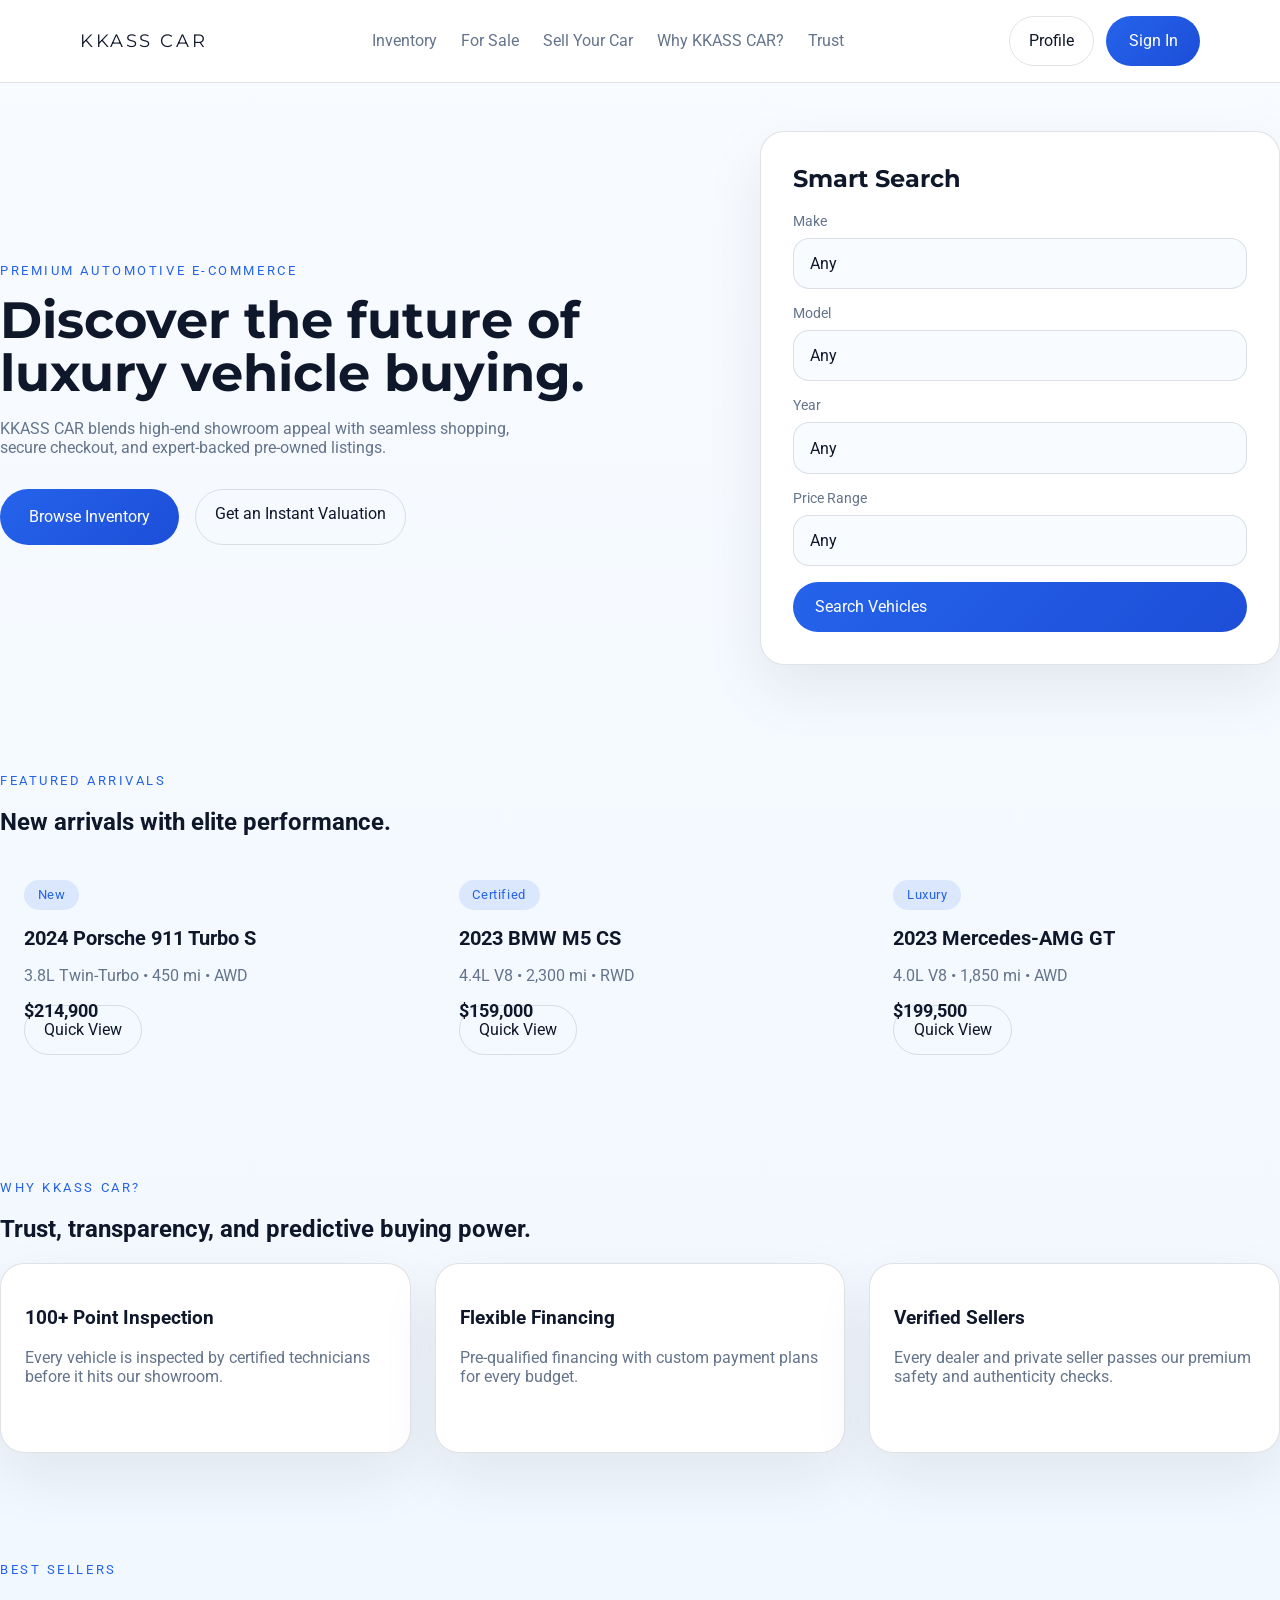
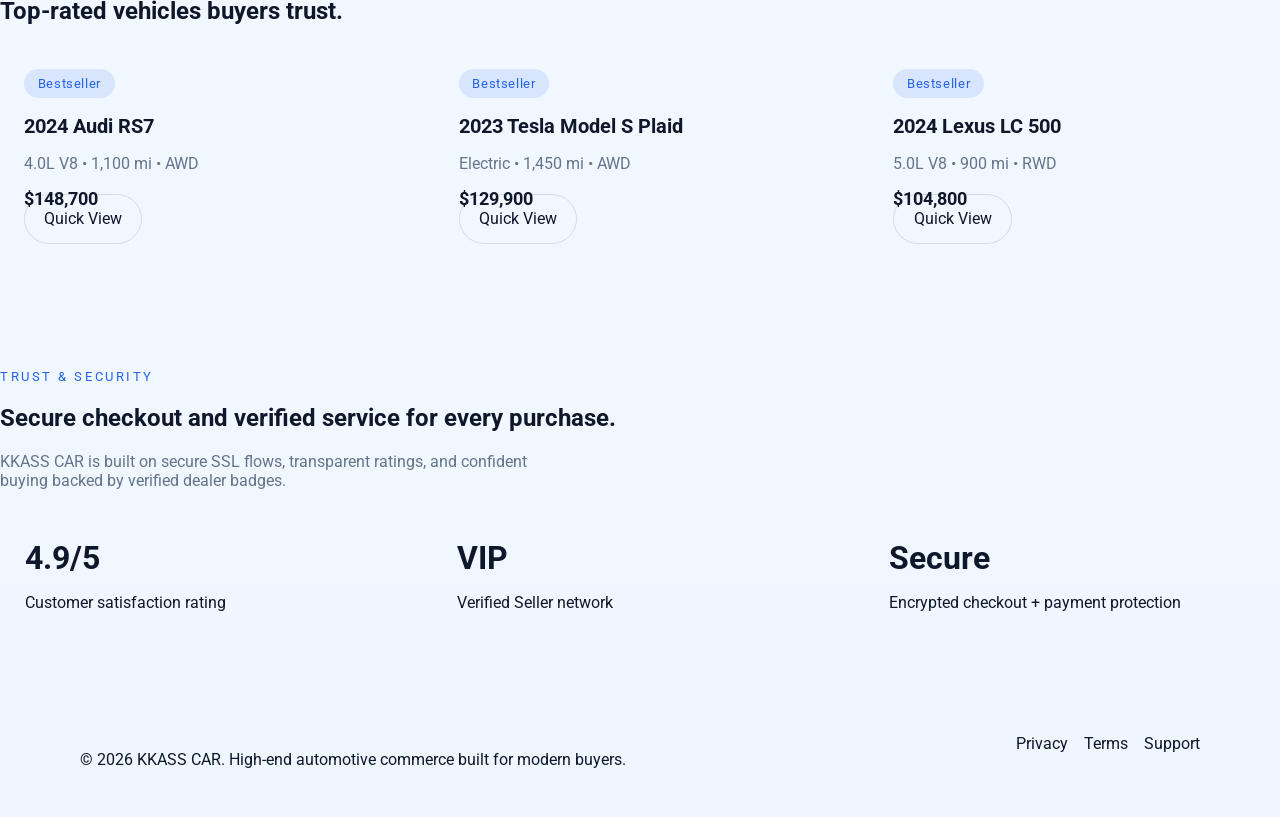
<file: index.html>
<!DOCTYPE html>
<html lang="en">
<head>
  <meta charset="UTF-8" />
  <meta name="viewport" content="width=device-width, initial-scale=1.0" />
  <title>KKASS CAR | Luxury Automotive Marketplace</title>
  <link rel="stylesheet" href="styles.css" />
  <link rel="preconnect" href="https://fonts.googleapis.com" />
  <link rel="preconnect" href="https://fonts.gstatic.com" crossorigin />
  <link href="https://fonts.googleapis.com/css2?family=Montserrat:wght@500;600;700;800&family=Roboto:wght@400;500;600&display=swap" rel="stylesheet" />
</head>
<body>
  <header class="site-header sticky">
    <div class="container header-inner">
      <a class="brand" href="index.html">KKASS CAR</a>
      <nav class="site-nav">
        <a href="inventory.html">Inventory</a>
        <a href="for-sale.html">For Sale</a>
        <a href="sell.html">Sell Your Car</a>
        <a href="#why">Why KKASS CAR?</a>
        <a href="#trust">Trust</a>
      </nav>
      <div class="header-actions">
        <button class="icon-btn">Profile</button>
        <button class="cta-btn">Sign In</button>
      </div>
      <button class="mobile-menu-toggle" aria-label="Toggle navigation">☰</button>
    </div>
  </header>

  <main>
    <section class="hero split-grid">
      <div class="hero-copy">
        <p class="eyebrow">Premium Automotive E-commerce</p>
        <h1>Discover the future of luxury vehicle buying.</h1>
        <p class="intro">KKASS CAR blends high-end showroom appeal with seamless shopping, secure checkout, and expert-backed pre-owned listings.</p>
        <div class="hero-cta-group">
          <a class="cta-btn large" href="inventory.html">Browse Inventory</a>
          <a class="secondary-btn" href="sell.html">Get an Instant Valuation</a>
        </div>
      </div>
      <div class="hero-search-card">
        <h2>Smart Search</h2>
        <form class="search-form">
          <div class="field-row">
            <label for="make">Make</label>
            <select id="make"><option>Any</option><option>Mercedes</option><option>BMW</option><option>Porsche</option></select>
          </div>
          <div class="field-row">
            <label for="model">Model</label>
            <select id="model"><option>Any</option><option>GT</option><option>4 Series</option><option>Cayenne</option></select>
          </div>
          <div class="field-row">
            <label for="year">Year</label>
            <select id="year"><option>Any</option><option>2024</option><option>2023</option><option>2022</option></select>
          </div>
          <div class="field-row">
            <label for="price">Price Range</label>
            <select id="price"><option>Any</option><option>$50k - $80k</option><option>$80k - $120k</option><option>$120k+</option></select>
          </div>
          <button class="cta-btn">Search Vehicles</button>
        </form>
      </div>
    </section>

    <section class="section featured">
      <div class="section-head">
        <p class="eyebrow">Featured Arrivals</p>
        <h2>New arrivals with elite performance.</h2>
      </div>
      <div class="card-row scrollable-cards">
        <article class="vehicle-card">
          <div class="vehicle-badge">New</div>
          <h3>2024 Porsche 911 Turbo S</h3>
          <p>3.8L Twin-Turbo • 450 mi • AWD</p>
          <strong>$214,900</strong>
          <a class="link-btn" href="vehicle.html">Quick View</a>
        </article>
        <article class="vehicle-card">
          <div class="vehicle-badge">Certified</div>
          <h3>2023 BMW M5 CS</h3>
          <p>4.4L V8 • 2,300 mi • RWD</p>
          <strong>$159,000</strong>
          <a class="link-btn" href="vehicle.html">Quick View</a>
        </article>
        <article class="vehicle-card">
          <div class="vehicle-badge">Luxury</div>
          <h3>2023 Mercedes-AMG GT</h3>
          <p>4.0L V8 • 1,850 mi • AWD</p>
          <strong>$199,500</strong>
          <a class="link-btn" href="vehicle.html">Quick View</a>
        </article>
      </div>
    </section>

    <section class="section why-section" id="why">
      <div class="section-head">
        <p class="eyebrow">Why KKASS CAR?</p>
        <h2>Trust, transparency, and predictive buying power.</h2>
      </div>
      <div class="grid cards-grid">
        <article class="info-card">
          <h3>100+ Point Inspection</h3>
          <p>Every vehicle is inspected by certified technicians before it hits our showroom.</p>
        </article>
        <article class="info-card">
          <h3>Flexible Financing</h3>
          <p>Pre-qualified financing with custom payment plans for every budget.</p>
        </article>
        <article class="info-card">
          <h3>Verified Sellers</h3>
          <p>Every dealer and private seller passes our premium safety and authenticity checks.</p>
        </article>
      </div>
    </section>

    <section class="section trending">
      <div class="section-head">
        <p class="eyebrow">Best Sellers</p>
        <h2>Top-rated vehicles buyers trust.</h2>
      </div>
      <div class="card-row scrollable-cards">
        <article class="vehicle-card soft">
          <div class="vehicle-badge">Bestseller</div>
          <h3>2024 Audi RS7</h3>
          <p>4.0L V8 • 1,100 mi • AWD</p>
          <strong>$148,700</strong>
          <a class="link-btn" href="vehicle.html">Quick View</a>
        </article>
        <article class="vehicle-card soft">
          <div class="vehicle-badge">Bestseller</div>
          <h3>2023 Tesla Model S Plaid</h3>
          <p>Electric • 1,450 mi • AWD</p>
          <strong>$129,900</strong>
          <a class="link-btn" href="vehicle.html">Quick View</a>
        </article>
        <article class="vehicle-card soft">
          <div class="vehicle-badge">Bestseller</div>
          <h3>2024 Lexus LC 500</h3>
          <p>5.0L V8 • 900 mi • RWD</p>
          <strong>$104,800</strong>
          <a class="link-btn" href="vehicle.html">Quick View</a>
        </article>
      </div>
    </section>

    <section class="section trust-section" id="trust">
      <div class="trust-grid">
        <div>
          <p class="eyebrow">Trust & Security</p>
          <h2>Secure checkout and verified service for every purchase.</h2>
          <p class="intro">KKASS CAR is built on secure SSL flows, transparent ratings, and confident buying backed by verified dealer badges.</p>
        </div>
        <div class="trust-cards">
          <div class="badge-card">
            <strong>4.9/5</strong>
            <p>Customer satisfaction rating</p>
          </div>
          <div class="badge-card">
            <strong>VIP</strong>
            <p>Verified Seller network</p>
          </div>
          <div class="badge-card">
            <strong>Secure</strong>
            <p>Encrypted checkout + payment protection</p>
          </div>
        </div>
      </div>
    </section>
  </main>

  <footer class="site-footer">
    <div class="container footer-inner">
      <p>© 2026 KKASS CAR. High-end automotive commerce built for modern buyers.</p>
      <nav class="footer-nav">
        <a href="#">Privacy</a>
        <a href="#">Terms</a>
        <a href="#">Support</a>
      </nav>
    </div>
  </footer>

  <script src="script.js"></script>
</body>
</html>
</file>
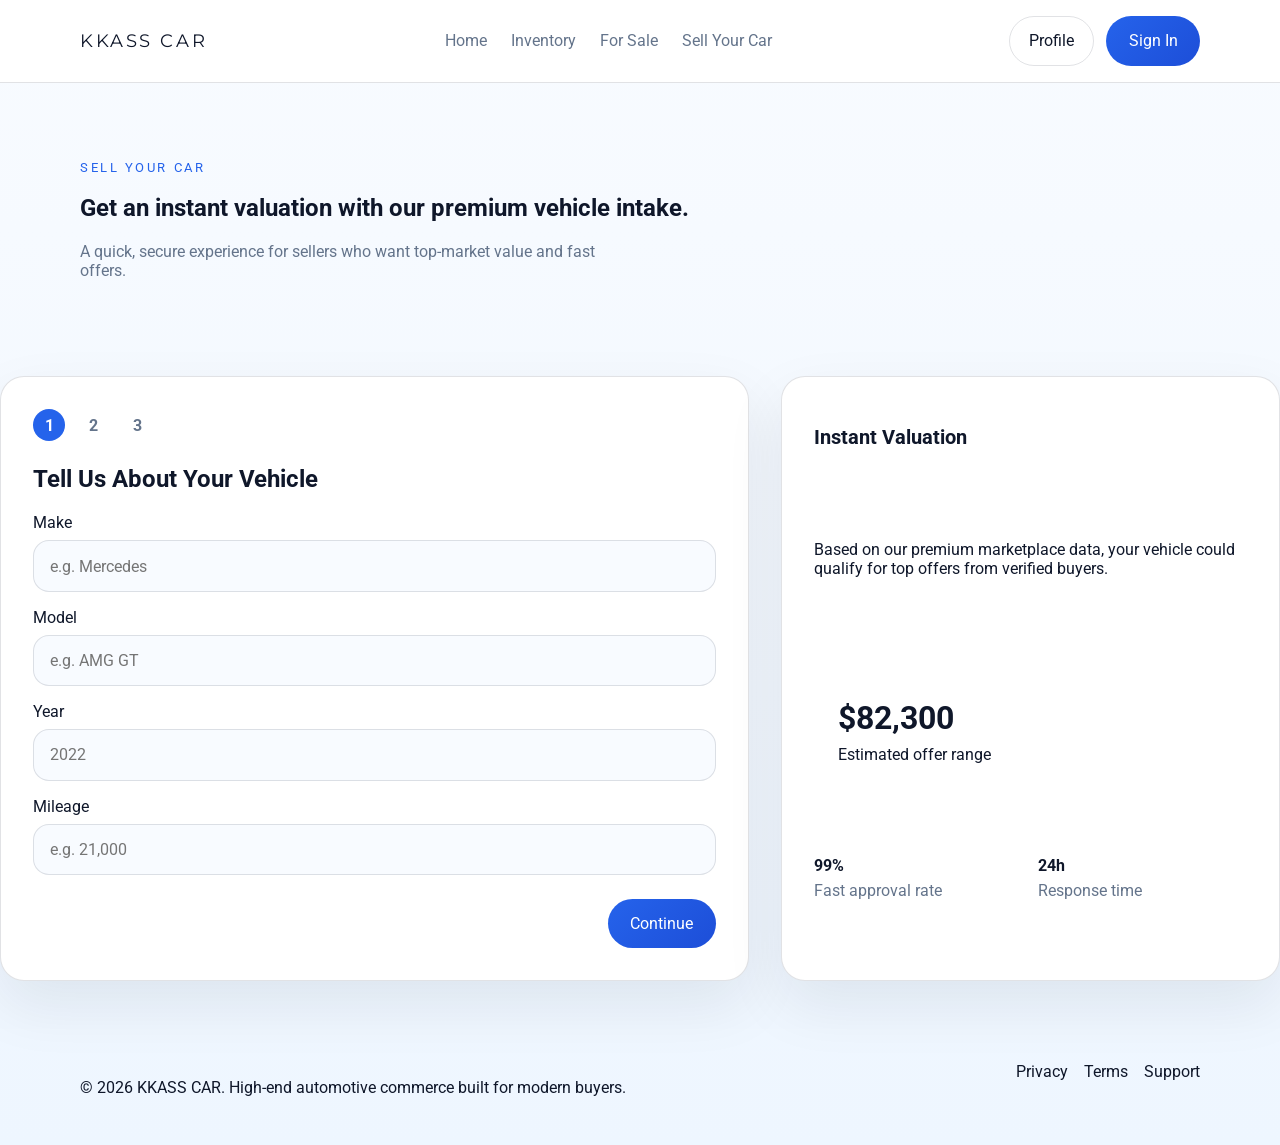
<file: sell.html>
<!DOCTYPE html>
<html lang="en">
<head>
  <meta charset="UTF-8" />
  <meta name="viewport" content="width=device-width, initial-scale=1.0" />
  <title>Sell Your Car | KKASS CAR</title>
  <link rel="stylesheet" href="styles.css" />
  <link rel="preconnect" href="https://fonts.googleapis.com" />
  <link rel="preconnect" href="https://fonts.gstatic.com" crossorigin />
  <link href="https://fonts.googleapis.com/css2?family=Montserrat:wght@500;600;700;800&family=Roboto:wght@400;500;600&display=swap" rel="stylesheet" />
</head>
<body>
  <header class="site-header sticky">
    <div class="container header-inner">
      <a class="brand" href="index.html">KKASS CAR</a>
      <nav class="site-nav">
        <a href="index.html">Home</a>
        <a href="inventory.html">Inventory</a>
        <a href="for-sale.html">For Sale</a>
        <a href="#sell-form">Sell Your Car</a>
      </nav>
      <div class="header-actions">
        <button class="icon-btn">Profile</button>
        <button class="cta-btn">Sign In</button>
      </div>
      <button class="mobile-menu-toggle" aria-label="Toggle navigation">☰</button>
    </div>
  </header>

  <main>
    <section class="section page-hero">
      <div class="container">
        <p class="eyebrow">Sell Your Car</p>
        <h1>Get an instant valuation with our premium vehicle intake.</h1>
        <p class="intro">A quick, secure experience for sellers who want top-market value and fast offers.</p>
      </div>
    </section>

    <section class="section sell-layout" id="sell-form">
      <div class="sell-flow-card card">
        <div class="progress-bar">
          <span class="step active">1</span>
          <span class="step">2</span>
          <span class="step">3</span>
        </div>
        <h2>Tell Us About Your Vehicle</h2>
        <form id="sellForm">
          <div class="form-step active" data-step="1">
            <div class="form-group">
              <label for="sellMake">Make</label>
              <input id="sellMake" type="text" placeholder="e.g. Mercedes" required />
            </div>
            <div class="form-group">
              <label for="sellModel">Model</label>
              <input id="sellModel" type="text" placeholder="e.g. AMG GT" required />
            </div>
            <div class="form-group">
              <label for="sellYear">Year</label>
              <input id="sellYear" type="number" placeholder="2022" required />
            </div>
            <div class="form-group">
              <label for="sellMileage">Mileage</label>
              <input id="sellMileage" type="number" placeholder="e.g. 21,000" required />
            </div>
          </div>

          <div class="form-step" data-step="2">
            <div class="form-group">
              <label for="sellCondition">Condition</label>
              <select id="sellCondition"><option>Excellent</option><option>Good</option><option>Fair</option></select>
            </div>
            <div class="form-group">
              <label for="sellTransmission">Transmission</label>
              <select id="sellTransmission"><option>Automatic</option><option>Manual</option></select>
            </div>
            <div class="form-group">
              <label for="sellFuel">Fuel Type</label>
              <select id="sellFuel"><option>Gasoline</option><option>Electric</option><option>Hybrid</option></select>
            </div>
            <div class="form-group">
              <label for="sellPhotos">Upload Photos</label>
              <input id="sellPhotos" type="file" accept="image/*" multiple />
            </div>
          </div>

          <div class="form-step" data-step="3">
            <div class="form-group">
              <label for="sellerName">Full Name</label>
              <input id="sellerName" type="text" placeholder="Your name" required />
            </div>
            <div class="form-group">
              <label for="sellerEmail">Email</label>
              <input id="sellerEmail" type="email" placeholder="you@example.com" required />
            </div>
            <div class="form-group">
              <label for="sellerPhone">Phone</label>
              <input id="sellerPhone" type="tel" placeholder="(555) 123-4567" required />
            </div>
            <div class="form-group">
              <label for="sellerNotes">Additional Notes</label>
              <textarea id="sellerNotes" rows="4" placeholder="Optional details about your vehicle"></textarea>
            </div>
          </div>

          <div class="form-actions">
            <button type="button" class="secondary-btn" id="prevStep">Back</button>
            <button type="button" class="cta-btn" id="nextStep">Continue</button>
          </div>
        </form>
      </div>

      <aside class="sell-summary card">
        <h2>Instant Valuation</h2>
        <p>Based on our premium marketplace data, your vehicle could qualify for top offers from verified buyers.</p>
        <div class="valuation-metric">
          <strong>$82,300</strong>
          <span>Estimated offer range</span>
        </div>
        <div class="valuation-support">
          <div><strong>99%</strong><span>Fast approval rate</span></div>
          <div><strong>24h</strong><span>Response time</span></div>
        </div>
      </aside>
    </section>
  </main>

  <footer class="site-footer">
    <div class="container footer-inner">
      <p>© 2026 KKASS CAR. High-end automotive commerce built for modern buyers.</p>
      <nav class="footer-nav">
        <a href="#">Privacy</a>
        <a href="#">Terms</a>
        <a href="#">Support</a>
      </nav>
    </div>
  </footer>

  <script src="script.js"></script>
</body>
</html>
</file>
<file: styles.css>
:root {
  color-scheme: light;
  --bg: #f8fbff;
  --surface: #ffffff;
  --surface-alt: #eef6ff;
  --text: #0f172a;
  --muted: #64748b;
  --accent: #2563eb;
  --accent-dark: #1d4ed8;
  --danger: #ef4444;
  --border: rgba(15,23,42,0.12);
  --shadow: 0 24px 60px rgba(15,23,42,0.08);
}

* {
  box-sizing: border-box;
}

html, body {
  margin: 0;
  min-height: 100%;
  font-family: 'Roboto', sans-serif;
  color: var(--text);
  background: linear-gradient(180deg, #f8fbff 0%, #eef6ff 100%);
}

img {
  max-width: 100%;
  display: block;
}

a { color: inherit; text-decoration: none; }

button, input, select, textarea {
  font: inherit;
}

.container {
  width: min(1120px, calc(100% - 2rem));
  margin: 0 auto;
}

.site-header {
  width: 100%;
  background: rgba(255,255,255,0.95);
  border-bottom: 1px solid var(--border);
  position: relative;
  z-index: 20;
}

.sticky {
  position: sticky;
  top: 0;
}

.header-inner {
  display: flex;
  align-items: center;
  justify-content: space-between;
  gap: 1rem;
  padding: 1rem 0;
}

.brand {
  font-family: 'Montserrat', sans-serif;
  font-size: 1.15rem;
  letter-spacing: 0.14em;
  text-transform: uppercase;
  color: var(--text);
}

.site-nav {
  display: flex;
  align-items: center;
  gap: 1.5rem;
}

.site-nav a {
  color: var(--muted);
  transition: color 0.2s ease;
}

.site-nav a:hover {
  color: var(--text);
}

.header-actions {
  display: flex;
  gap: 0.75rem;
  align-items: center;
}

.icon-btn, .secondary-btn, .link-btn {
  border: 1px solid var(--border);
  background: transparent;
  color: var(--text);
  padding: 0.9rem 1.2rem;
  border-radius: 999px;
  cursor: pointer;
  transition: transform 0.2s ease, background 0.2s ease;
}

.icon-btn:hover, .secondary-btn:hover, .link-btn:hover {
  transform: translateY(-1px);
  background: rgba(37,99,235,0.08);
}

.cta-btn {
  display: inline-flex;
  align-items: center;
  gap: 0.5rem;
  padding: 0.95rem 1.4rem;
  border-radius: 999px;
  background: linear-gradient(135deg, var(--accent), var(--accent-dark));
  border: none;
  color: #fff;
  cursor: pointer;
  transition: filter 0.2s ease, transform 0.2s ease;
}

.cta-btn:hover {
  filter: brightness(1.05);
  transform: translateY(-1px);
}

.cta-btn.large {
  padding: 1.15rem 1.8rem;
}

.mobile-menu-toggle {
  display: none;
  border: none;
  background: transparent;
  color: var(--text);
  font-size: 1.4rem;
}

.hero, .section {
  padding: 3rem 0;
}

.split-grid {
  display: grid;
  gap: 2rem;
  grid-template-columns: 1.4fr 1fr;
  align-items: center;
}

.hero-copy h1 {
  font-family: 'Montserrat', sans-serif;
  font-size: clamp(2.75rem, 4vw, 4.25rem);
  line-height: 1.02;
  margin: 0;
}

.hero-copy .intro,
.section .intro {
  margin: 1.25rem 0 0;
  max-width: 34rem;
  color: var(--muted);
}

.eyebrow {
  text-transform: uppercase;
  letter-spacing: 0.2em;
  color: var(--accent);
  font-size: 0.8rem;
  margin-bottom: 1rem;
}

.hero-cta-group {
  display: flex;
  flex-wrap: wrap;
  gap: 1rem;
  margin-top: 2rem;
}

.hero-search-card, .card, .info-card, .inventory-card, .vehicle-viewer, .payment-card, .sell-flow-card, .sell-summary, .booking-card, .vehicle-info-card {
  background: var(--surface);
  border: 1px solid var(--border);
  box-shadow: var(--shadow);
  border-radius: 1.5rem;
}

.hero-search-card {
  padding: 2rem;
}

.hero-search-card h2,
.card-head h2,
.detail-grid h2 {
  margin-top: 0;
  font-family: 'Montserrat', sans-serif;
}

.search-form {
  display: grid;
  gap: 1rem;
  margin-top: 1rem;
}

.field-row {
  display: grid;
  gap: 0.5rem;
}

.field-row label {
  color: var(--muted);
  font-size: 0.9rem;
}

.field-row input,
.field-row select,
.calc-field input,
.sell-flow-card input,
.sell-flow-card select,
.sell-flow-card textarea {
  width: 100%;
  padding: 0.95rem 1rem;
  background: #f8fbff;
  color: var(--text);
  border: 1px solid var(--border);
  border-radius: 1rem;
}

.field-row select,
.sell-flow-card select {
  appearance: none;
}

.scrollable-cards {
  display: grid;
  grid-auto-flow: column;
  grid-auto-columns: minmax(260px, 1fr);
  gap: 1.5rem;
  overflow-x: auto;
  padding-bottom: 0.5rem;
}

.scrollable-cards::-webkit-scrollbar {
  height: 8px;
}

.scrollable-cards::-webkit-scrollbar-thumb {
  background: rgba(255,255,255,0.14);
  border-radius: 999px;
}

.vehicle-card, .info-card, .badge-card, .inventory-card, .sell-summary, .booking-card, .payment-card, .vehicle-viewer, .sell-flow-card, .vehicle-info-card {
  padding: 1.5rem;
}

.vehicle-card {
  min-width: 260px;
}

.vehicle-card h3,
.inventory-card h3,
.sell-summary h2,
.booking-card h2 {
  margin: 1rem 0 0.4rem;
  font-size: 1.25rem;
}

.vehicle-card p,
.inventory-card p,
.info-card p,
.trust-card p,
.detail-meta span,
.valuation-support span,
.booking-stats span {
  color: var(--muted);
}

.vehicle-card strong,
.inventory-card strong,
.valuation-metric strong,
.detail-meta strong {
  display: block;
  margin-top: 0.75rem;
  font-size: 1.1rem;
}

.vehicle-badge {
  display: inline-flex;
  padding: 0.45rem 0.85rem;
  border-radius: 999px;
  background: rgba(37,99,235,0.12);
  color: var(--accent);
  font-size: 0.8rem;
  letter-spacing: 0.05em;
}

.cards-grid {
  display: grid;
  gap: 1.5rem;
}

.info-card {
  min-height: 190px;
}

.why-section .cards-grid {
  grid-template-columns: repeat(3, minmax(0, 1fr));
}

.trust-grid {
  display: grid;
  gap: 1.5rem;
}

.trust-cards {
  display: grid;
  gap: 1rem;
  grid-template-columns: repeat(3, minmax(0, 1fr));
}

.badge-card {
  padding: 1.5rem;
  border: 1px solid rgba(255,255,255,0.08);
  border-radius: 1.25rem;
}

.badge-card strong {
  font-size: 2rem;
  display: block;
  margin-bottom: 0.5rem;
}

.page-hero {
  padding-top: 4rem;
  padding-bottom: 3rem;
}

.hero-detail-grid,
.detail-grid {
  display: grid;
  gap: 2rem;
  grid-template-columns: 2fr 1fr;
}

.car-detail-summary {
  display: grid;
  gap: 1.5rem;
}

.spec-badges {
  display: flex;
  flex-wrap: wrap;
  gap: 0.75rem;
}

.spec-badges span,
.detail-meta div,
.valuation-support div,
.booking-stats div {
  display: inline-flex;
  flex-direction: column;
  gap: 0.35rem;
  color: var(--text);
}

.spec-badges span {
  padding: 0.65rem 1rem;
  border-radius: 999px;
  background: rgba(39,184,255,0.12);
  color: var(--accent);
  font-size: 0.9rem;
}

.detail-meta {
  display: grid;
  grid-template-columns: repeat(3, minmax(0, 1fr));
  gap: 1rem;
}

.detail-meta div {
  background: rgba(255,255,255,0.04);
  padding: 1rem;
  border-radius: 1rem;
}

.vehicle-viewer {
  display: grid;
  gap: 1rem;
}

.viewer-topbar {
  display: flex;
  justify-content: space-between;
  align-items: center;
}

.viewer-frame {
  min-height: 320px;
  overflow: hidden;
  border-radius: 1.5rem;
}

.viewer-frame img {
  width: 100%;
  height: 100%;
  object-fit: cover;
}

.viewer-controls {
  display: flex;
  gap: 0.75rem;
  flex-wrap: wrap;
}

.detail-aside .card {
  display: grid;
  gap: 1rem;
}

.payment-card {
  padding-bottom: 1.5rem;
}

.calc-field {
  display: grid;
  gap: 0.5rem;
}

.payment-result {
  margin-top: 1rem;
  font-size: 1rem;
}

.sticky-book {
  width: 100%;
  justify-content: center;
  text-align: center;
}

.booking-card {
  padding: 2rem;
  margin-top: 2rem;
}

.booking-detail {
  display: grid;
  gap: 1.5rem;
}

.booking-stats {
  display: grid;
  grid-template-columns: repeat(3, minmax(0, 1fr));
  gap: 1rem;
}

.booking-stats div {
  padding: 1rem;
  background: rgba(255,255,255,0.05);
  border-radius: 1rem;
}

.inventory-layout {
  display: grid;
  grid-template-columns: 320px 1fr;
  gap: 2rem;
}

.filter-panel {
  display: grid;
  gap: 1rem;
  padding: 1.5rem;
}

.panel-head h2 {
  margin: 0 0 0.35rem;
}

.filter-group {
  display: grid;
  gap: 0.5rem;
}

.range-group span {
  color: var(--muted);
}

.grid-head {
  display: flex;
  justify-content: space-between;
  align-items: center;
  gap: 1rem;
  margin-bottom: 1.5rem;
}

.inventory-cards {
  grid-template-columns: repeat(2, minmax(0, 1fr));
}

.sale-cards {
  grid-template-columns: repeat(3, minmax(0, 1fr));
}

.inventory-card {
  overflow: hidden;
  display: grid;
  gap: 1rem;
}

.inventory-card img {
  aspect-ratio: 16 / 10;
  object-fit: cover;
}

.card-body {
  display: grid;
  gap: 0.75rem;
}

.vehicle-meta {
  display: flex;
  gap: 0.75rem;
  flex-wrap: wrap;
}

.sell-layout {
  display: grid;
  grid-template-columns: 1.5fr 1fr;
  gap: 2rem;
}

.sell-flow-card {
  padding: 2rem;
}

.progress-bar {
  display: flex;
  gap: 0.75rem;
  margin-bottom: 1.5rem;
}

.step {
  width: 2rem;
  height: 2rem;
  display: grid;
  place-items: center;
  border-radius: 999px;
  background: rgba(255,255,255,0.05);
  color: var(--muted);
  font-weight: 700;
}

.step.active {
  background: var(--accent);
  color: #fff;
}

.form-step {
  display: none;
  gap: 1rem;
}

.form-step.active {
  display: grid;
}

.form-group {
  display: grid;
  gap: 0.5rem;
}

.form-actions {
  display: flex;
  justify-content: flex-end;
  gap: 0.75rem;
  margin-top: 1.5rem;
}

.sell-summary {
  padding: 2rem;
  display: grid;
  gap: 1.25rem;
}

.valuation-metric {
  padding: 1.5rem;
  background: rgba(255,255,255,0.05);
  border-radius: 1.25rem;
}

.valuation-metric strong {
  font-size: 2rem;
  display: block;
  margin-bottom: 0.5rem;
}

.valuation-support {
  display: grid;
  gap: 1rem;
  grid-template-columns: repeat(2, minmax(0, 1fr));
}

.site-footer {
  padding: 2rem 0;
  border-top: 1px solid rgba(255,255,255,0.06);
}

.footer-inner {
  display: flex;
  justify-content: space-between;
  gap: 1rem;
  flex-wrap: wrap;
}

.footer-nav {
  display: flex;
  gap: 1rem;
}

@media (max-width: 960px) {
  .split-grid,
  .hero-detail-grid,
  .detail-grid,
  .inventory-layout,
  .sell-layout,
  .trust-grid,
  .trust-cards,
  .detail-meta,
  .booking-stats,
  .inventory-cards,
  .valuation-support {
    grid-template-columns: 1fr;
  }

  .site-nav {
    display: none;
  }

  .mobile-menu-toggle {
    display: inline-flex;
  }
}

@media (max-width: 720px) {
  .hero, .section {
    padding: 2rem 0;
  }
  .hero-copy h1 {
    font-size: 2.5rem;
  }
}
</file>
